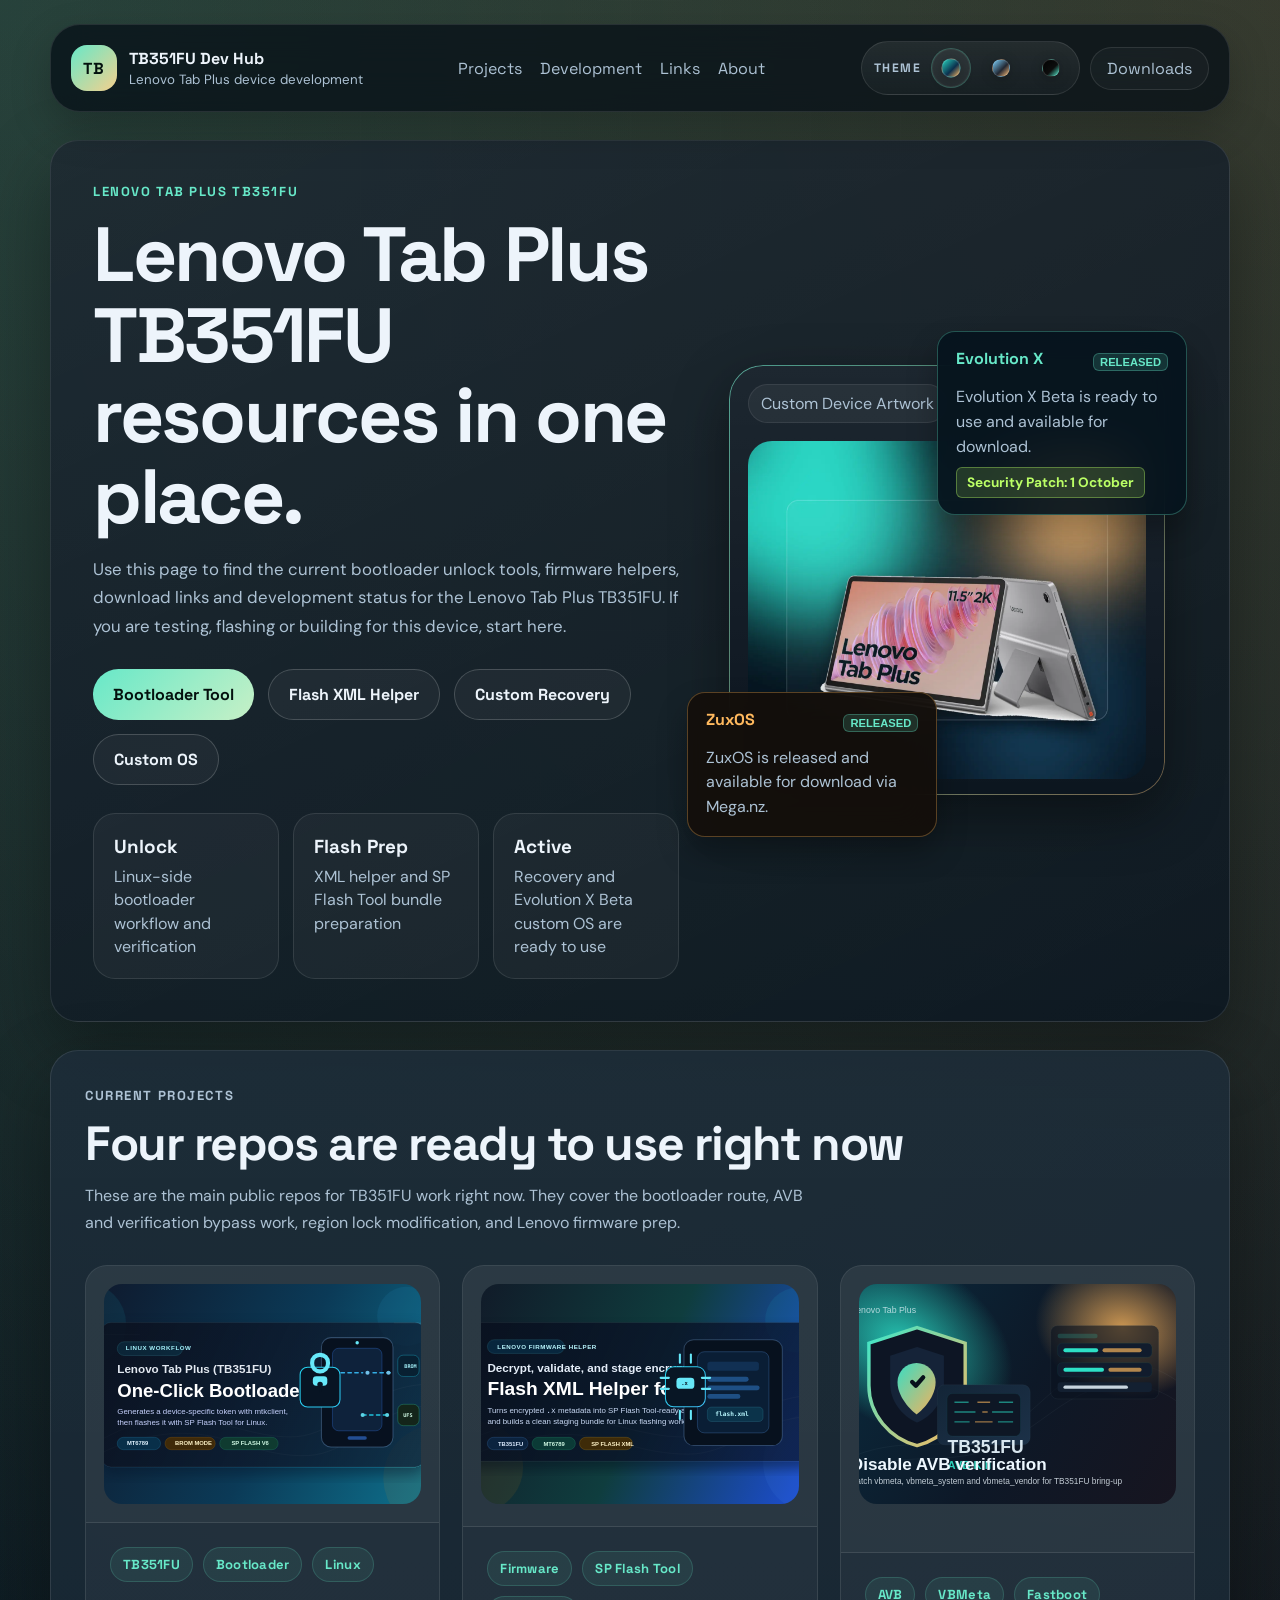
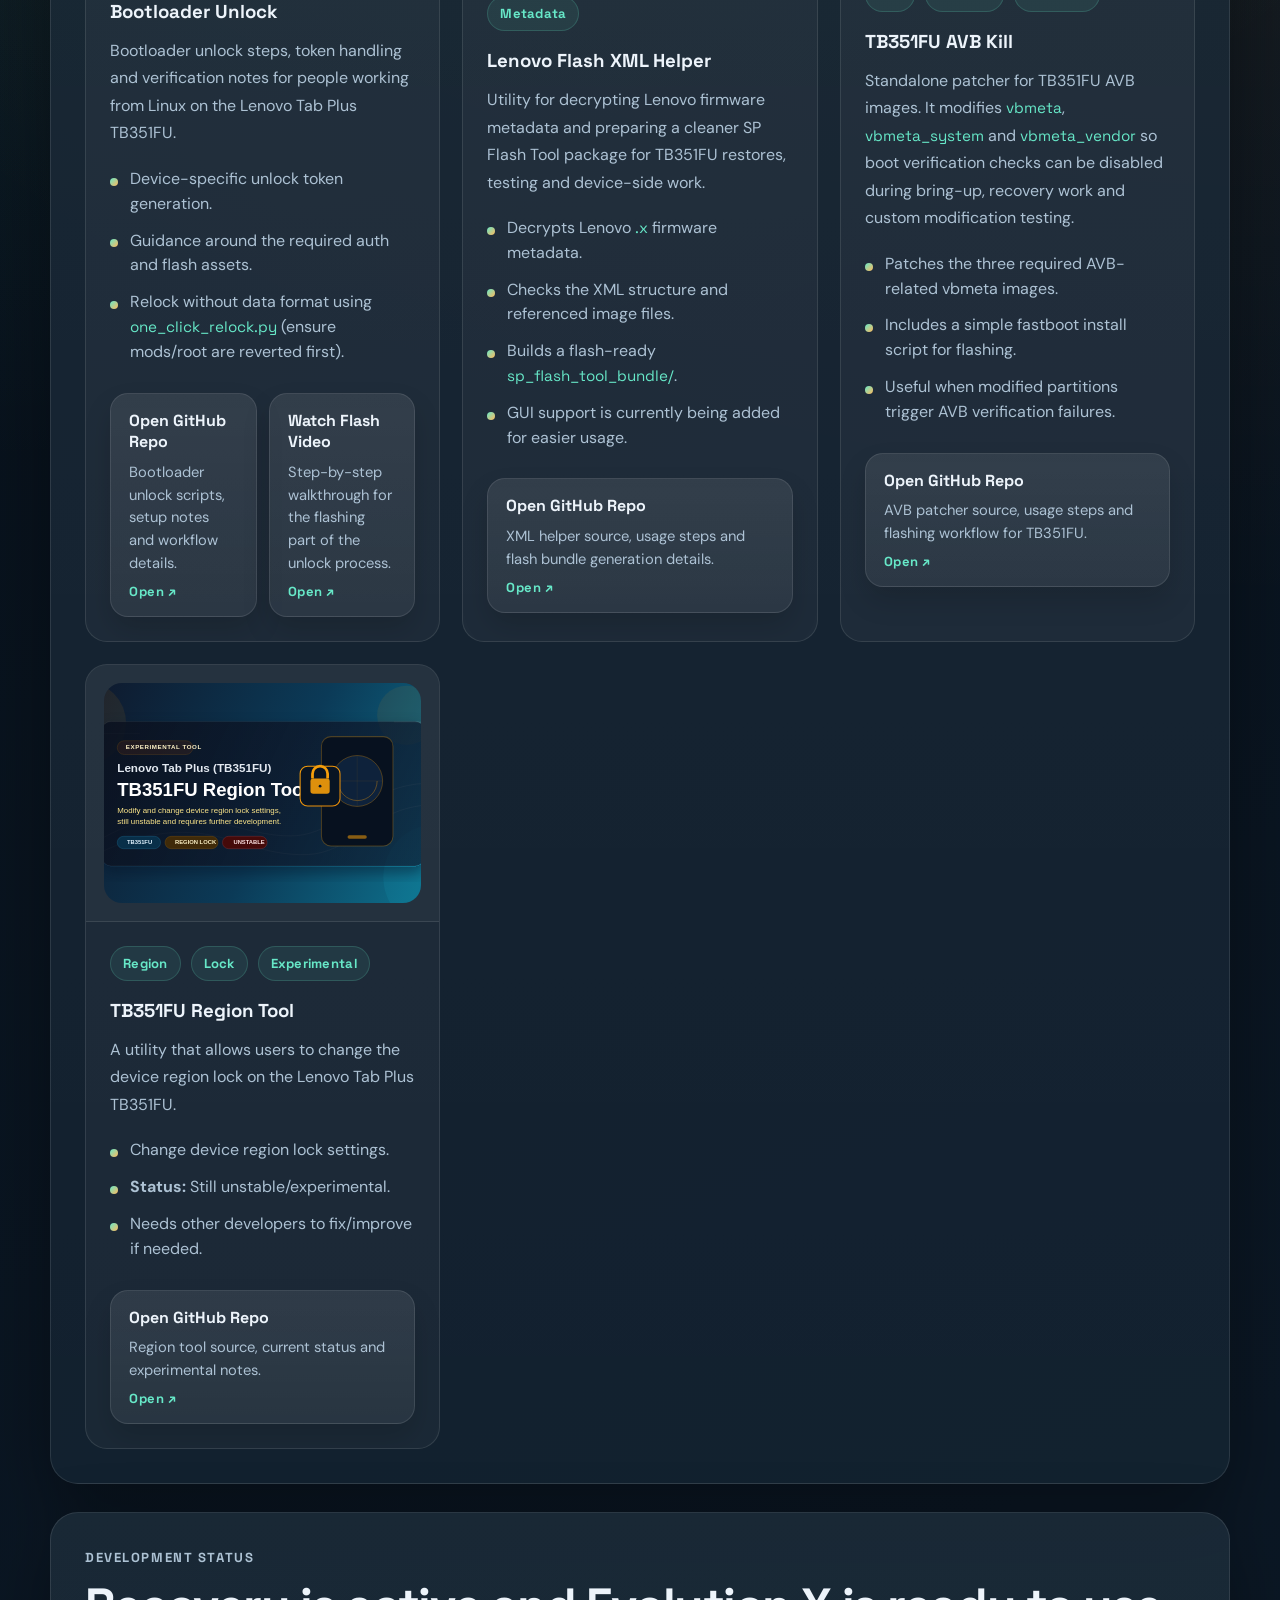
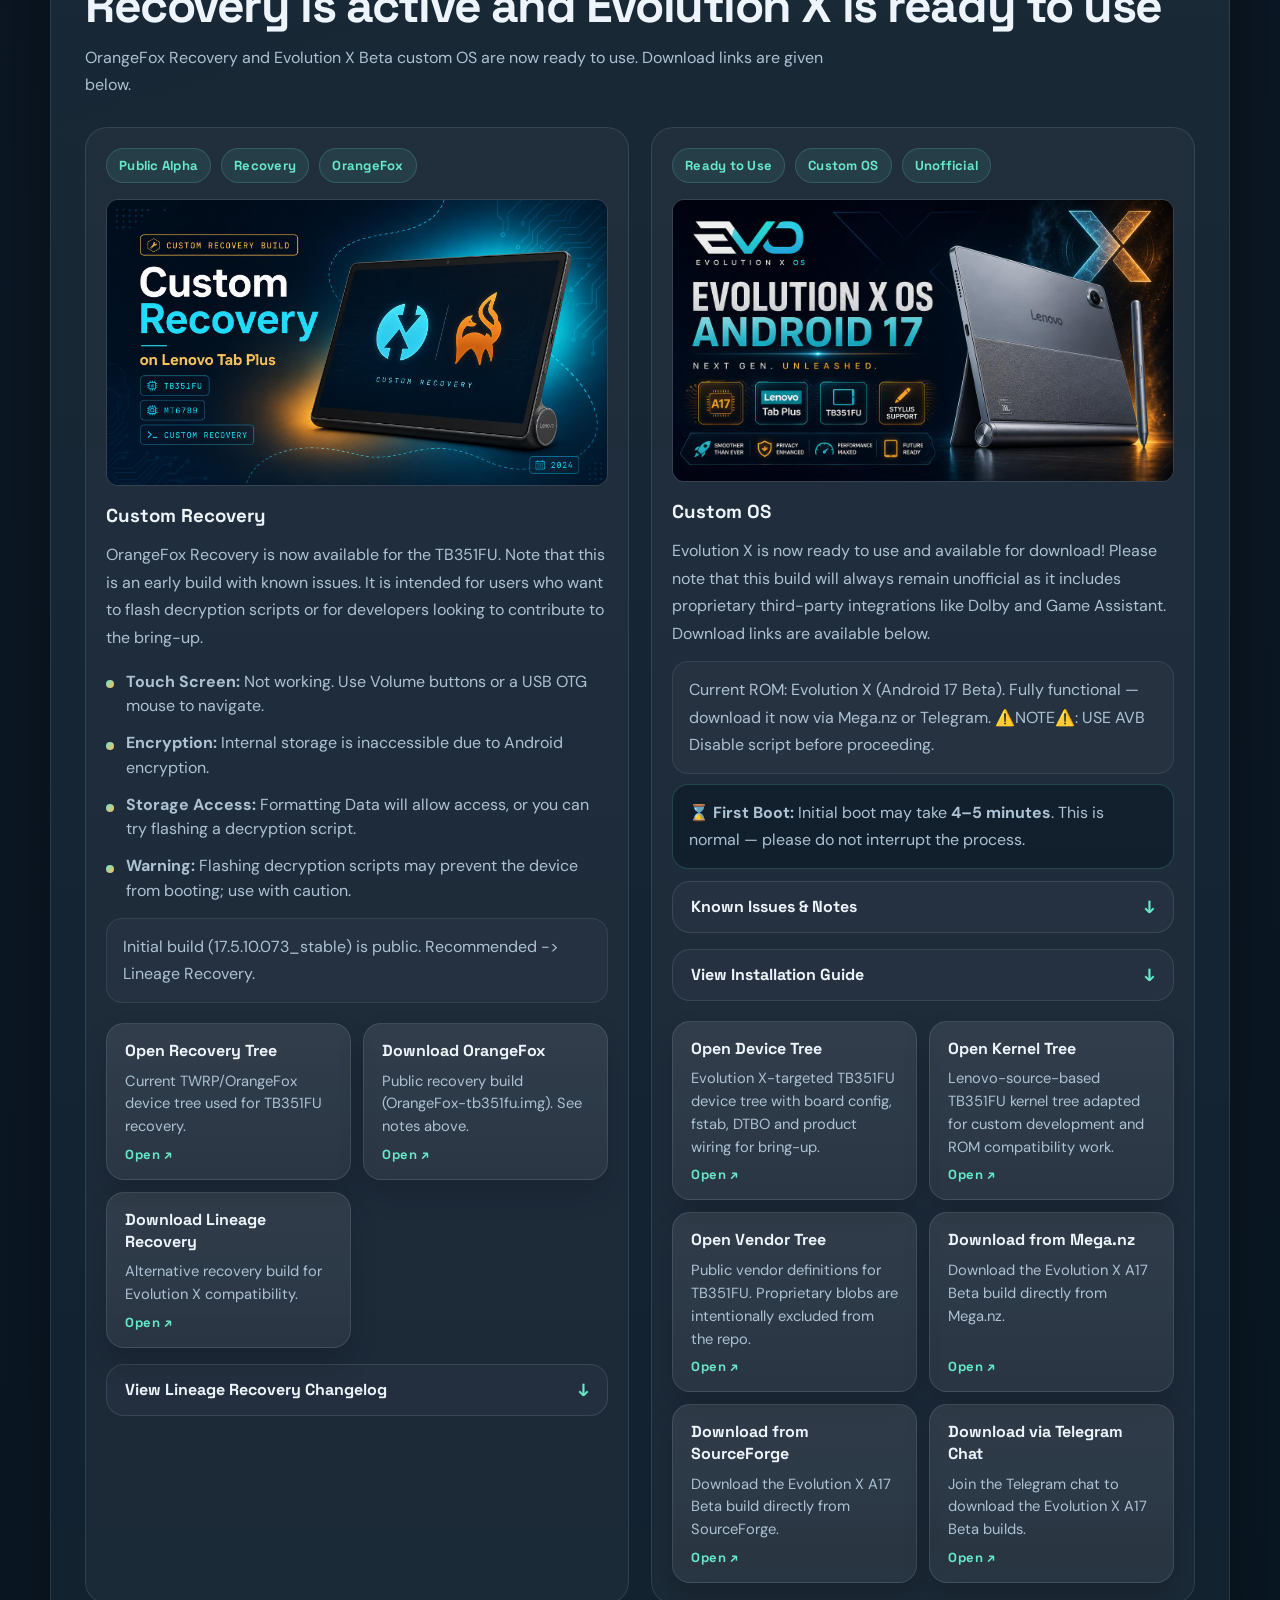
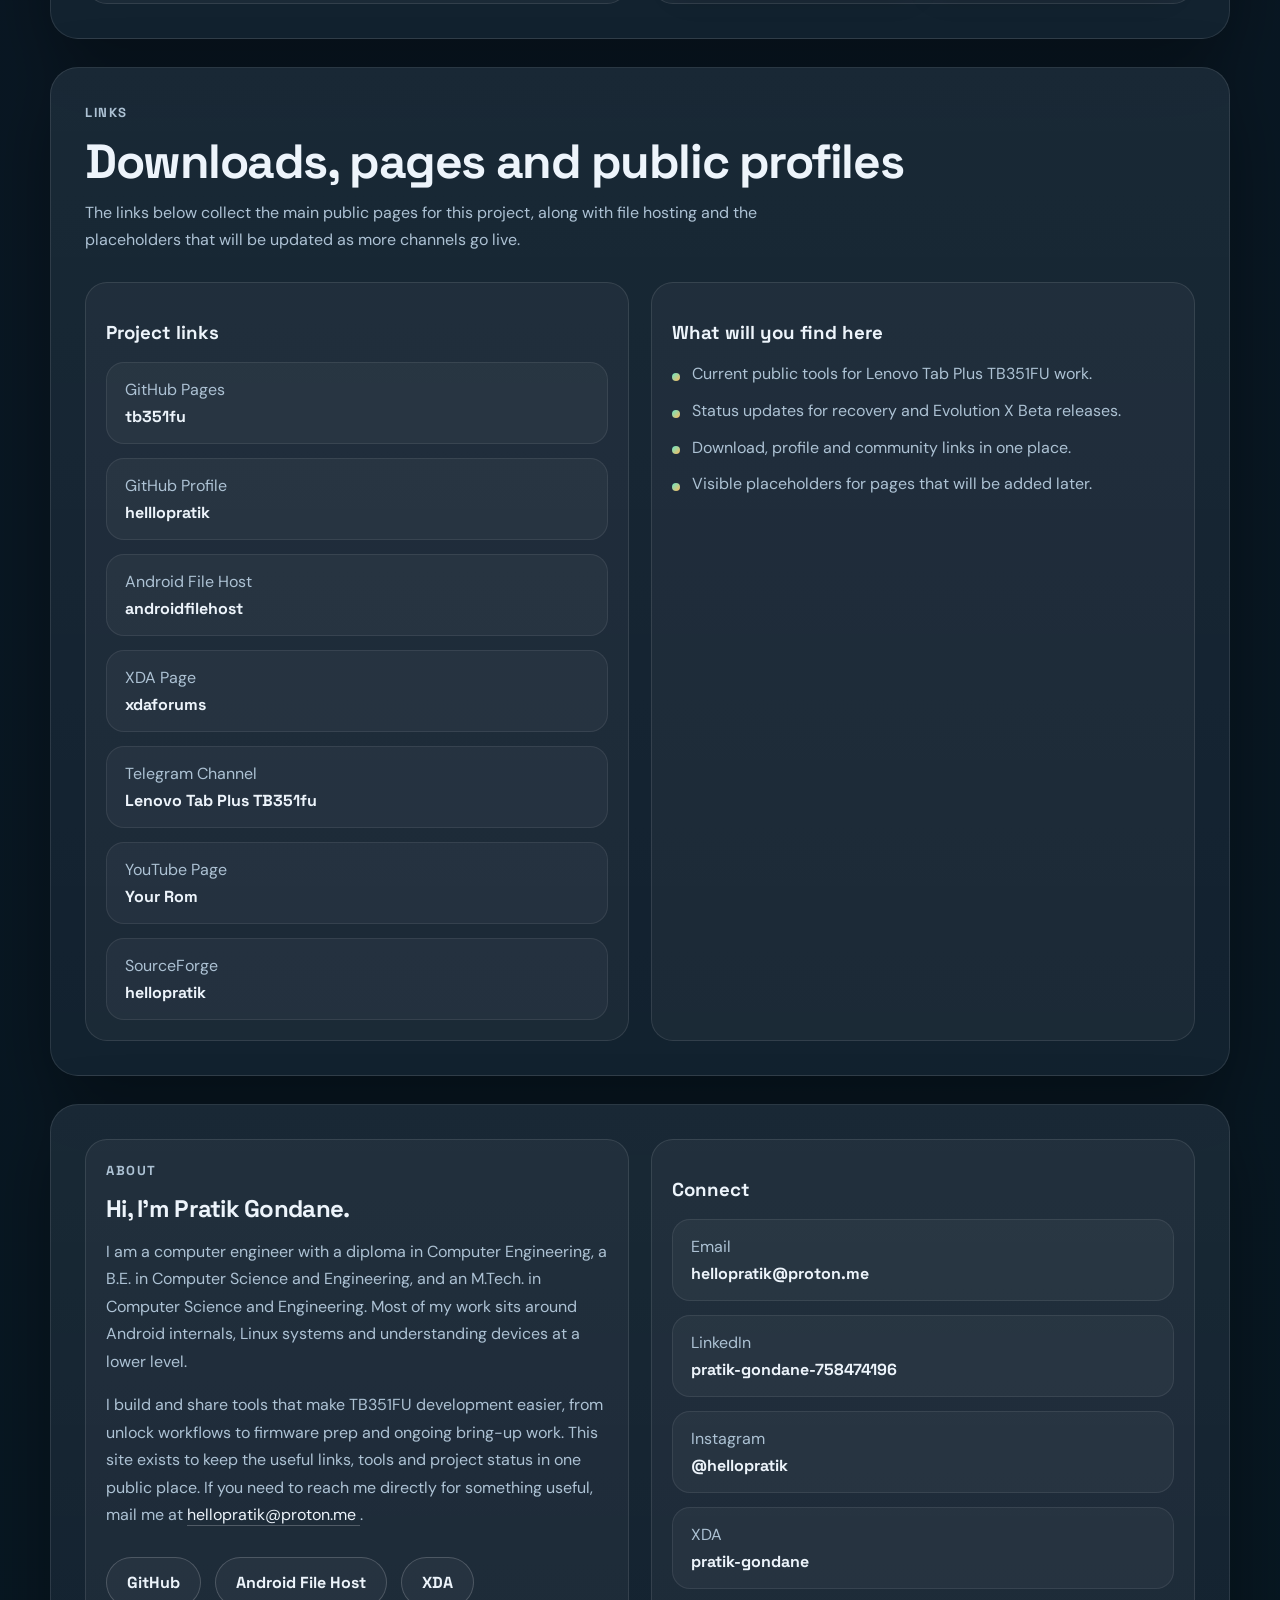
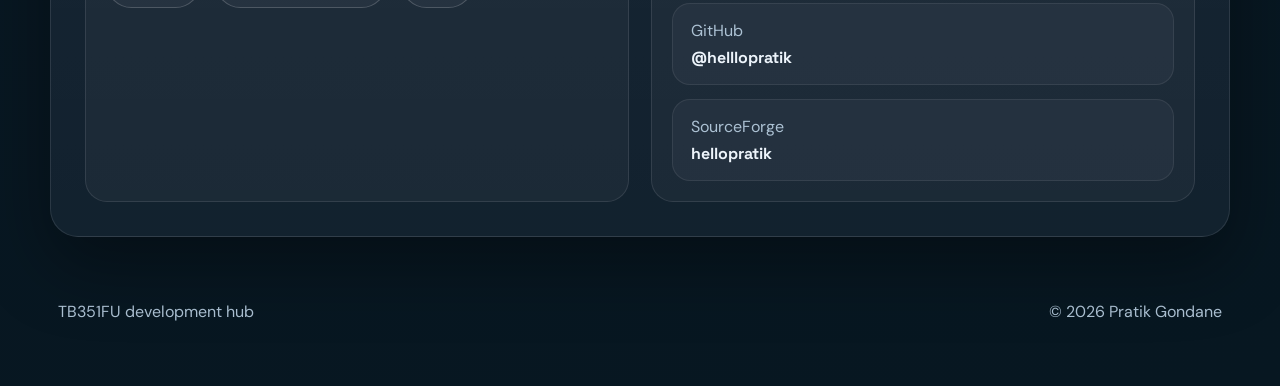
<file: index.html>
<!DOCTYPE html>
<html lang="en">
  <head>
    <meta charset="UTF-8" />
    <meta name="viewport" content="width=device-width, initial-scale=1.0" />
    <title>TB351FU Dev Hub | Lenovo Tab Plus</title>
    <meta
      name="description"
      content="Community-maintained Lenovo Tab Plus TB351FU page with unlock tools, flashing helpers, download links, and Evolution X Beta custom OS builds."
    />
    <meta property="og:type" content="website" />
    <meta property="og:url" content="https://helllopratik.github.io/tb351fu/" />
    <meta property="og:title" content="TB351FU Dev Hub | Lenovo Tab Plus" />
    <meta property="og:description" content="Community-maintained Lenovo Tab Plus TB351FU page with unlock tools, flashing helpers, download links, and Evolution X Beta custom OS builds." />
    <meta property="og:image" content="https://helllopratik.github.io/tb351fu/assets/og-image.png" />
    <meta property="og:image:width" content="1200" />
    <meta property="og:image:height" content="630" />
    <meta name="twitter:card" content="summary_large_image" />
    <meta name="twitter:title" content="TB351FU Dev Hub | Lenovo Tab Plus" />
    <meta name="twitter:description" content="Community-maintained Lenovo Tab Plus TB351FU page with unlock tools, flashing helpers, download links, and Evolution X Beta custom OS builds." />
    <meta name="twitter:image" content="https://helllopratik.github.io/tb351fu/assets/og-image.png" />
    <link rel="preconnect" href="https://fonts.googleapis.com" />
    <link rel="preconnect" href="https://fonts.gstatic.com" crossorigin />
    <link
      href="https://fonts.googleapis.com/css2?family=DM+Sans:wght@400;500;700&amp;family=Space+Grotesk:wght@400;500;700&amp;display=swap"
      rel="stylesheet"
    />
    <link rel="stylesheet" href="styles.css" />
    <script defer src="script.js"></script>
  </head>
  <body data-theme="ocean">
    <!--
      GitHub Pages: https://helllopratik.github.io/tb351fu/
      GitHub profile: https://github.com/helllopratik
      Android File Host: https://androidfilehost.com/?w=profile&uid=15664248565197208098
      XDA page: https://xdaforums.com/m/pratik-gondane.7046254/
      Telegram channel: https://t.me/+tnPYLhpgWBswZmE1
      YouTube page: https://www.youtube.com/@yourrom3328
      Bootloader flash video: https://www.youtube.com/watch?v=SAwgAutwB2s&t=374s
      Telegram Discussion group: https://t.me/+AI4y0BtIHQcwNGI1
      Recovery tree: https://github.com/helllopratik/twrp_device_lenovo_tb351fu
      Recovery download: https://github.com/helllopratik/twrp_device_lenovo_tb351fu/releases/download/17.5.10.073/OrangeFox-tb351fu.img
      AVB Kill repo: https://github.com/helllopratik/TB351FU_AVB_Kill
      OS device tree: https://github.com/helllopratik/android_device_lenovo_tb351fu
      OS kernel tree: https://github.com/helllopratik/android_kernel_lenovo_tb351fu
      OS vendor tree: https://github.com/helllopratik/android_vendor_lenovo_tb351fu
      OS firmware tree: [link here]
    -->

    <div class="page-shell">
      <header class="site-header">
        <a class="brand" href="#top" aria-label="TB351FU Dev Hub home">
          <span class="brand-mark">TB</span>
          <span class="brand-copy">
            <strong>TB351FU Dev Hub</strong>
            <small>Lenovo Tab Plus device development</small>
          </span>
        </a>

        <nav class="site-nav" aria-label="Primary navigation">
          <a href="#projects">Projects</a>
          <a href="#development">Development</a>
          <a href="#links">Links</a>
          <a href="#about">About</a>
        </nav>

        <div class="header-actions">
          <div class="theme-switcher" role="group" aria-label="Choose color theme">
            <span class="theme-switcher-label">Theme</span>
            <button
              class="theme-button"
              type="button"
              data-theme-value="ocean"
              aria-label="Ocean theme"
              title="Ocean"
            >
              <span class="theme-swatch theme-swatch-ocean" aria-hidden="true"></span>
            </button>
            <button
              class="theme-button"
              type="button"
              data-theme-value="graphite"
              aria-label="Graphite theme"
              title="Graphite"
            >
              <span class="theme-swatch theme-swatch-graphite" aria-hidden="true"></span>
            </button>
            <button
              class="theme-button"
              type="button"
              data-theme-value="amoled"
              aria-label="AMOLED theme"
              title="AMOLED"
            >
              <span class="theme-swatch theme-swatch-amoled" aria-hidden="true"></span>
            </button>
          </div>

          <a class="header-link" href="#links">Downloads</a>
        </div>
      </header>

      <main>
        <section class="hero reveal" id="top">
          <div class="hero-copy">
            <p class="eyebrow">Lenovo Tab Plus TB351FU</p>
            <h1>Lenovo Tab Plus TB351FU resources in one place.</h1>
            <p class="hero-text">
              Use this page to find the current bootloader unlock tools,
              firmware helpers, download links and development status for the
              Lenovo Tab Plus TB351FU. If you are testing, flashing or building
              for this device, start here.
            </p>

            <div class="hero-actions">
              <a
                class="button button-primary"
                href="https://github.com/helllopratik/lenovo_tb351fu_bootloader_unlock"
                target="_blank"
                rel="noreferrer"
              >
                Bootloader Tool
              </a>
              <a
                class="button button-secondary"
                href="https://github.com/helllopratik/lenovo_flash_xml_helper_TB351FU"
                target="_blank"
                rel="noreferrer"
              >
                Flash XML Helper
              </a>
              <a class="button button-secondary" href="#custom-recovery">
                Custom Recovery
              </a>
              <a class="button button-secondary" href="#custom-os">
                Custom OS
              </a>
            </div>

            <div class="hero-stats" aria-label="TB351FU highlights">
              <article>
                <strong>Unlock</strong>
                <span>Linux-side bootloader workflow and verification</span>
              </article>
              <article>
                <strong>Flash Prep</strong>
                <span>XML helper and SP Flash Tool bundle preparation</span>
              </article>
              <article>
                <strong>Active</strong>
                <span>Recovery and Evolution X Beta custom OS are ready to use</span>
              </article>
            </div>
          </div>

          <div class="hero-visual">
            <div class="hero-frame">
              <div class="hero-frame-label">Custom Device Artwork</div>
              <img
                src="assets/lenovotab-hero.webp"
                alt="Custom Lenovo Tab Plus TB351FU hero artwork based on the device photo"
                class="hero-banner hero-device-photo"
                loading="eager"
              />
            </div>

            <div class="floating-card floating-card-top">
              <span style="display: flex; justify-content: space-between; align-items: center; width: 100%;">
                <span>Evolution X</span>
                <span style="font-size: 0.7rem; padding: 2px 6px; border-radius: 6px; background: rgba(103, 232, 200, 0.15); border: 1px solid rgba(103, 232, 200, 0.3); color: var(--accent); margin-bottom: 0; text-transform: uppercase; font-family: sans-serif; font-weight: 700;">Released</span>
              </span>
              <p>
                Evolution X Beta is ready to use and available for download.
                <strong style="display: inline-block; margin-top: 8px; padding: 4px 10px; border-radius: 6px; background: rgba(187, 255, 102, 0.15); border: 1px solid rgba(187, 255, 102, 0.35); color: #bbff66; font-size: 0.85rem;">Security Patch: 1 October</strong>
              </p>
            </div>

            <a
              class="floating-card floating-card-warning"
              href="https://mega.nz/folder/G1wBFbLB#x_TEF6RH4DVJCCIgyLlnLg"
              target="_blank"
              rel="noreferrer"
            >
              <span style="display: flex; justify-content: space-between; align-items: center; width: 100%;">
                <span>ZuxOS</span>
                <span style="font-size: 0.7rem; padding: 2px 6px; border-radius: 6px; background: rgba(103, 232, 200, 0.15); border: 1px solid rgba(103, 232, 200, 0.3); color: var(--accent); margin-bottom: 0; text-transform: uppercase; font-family: sans-serif; font-weight: 700;">Released</span>
              </span>
              <p>
                ZuxOS is released and available for download via Mega.nz.
              </p>
            </a>
          </div>
        </section>

        <section class="section reveal" id="projects">
          <div class="section-head">
            <p class="eyebrow">Current Projects</p>
            <h2>Four repos are ready to use right now</h2>
            <p>
              These are the main public repos for TB351FU work right now. They
              cover the bootloader route, AVB and verification bypass work, 
              region lock modification, and Lenovo firmware prep.
            </p>
          </div>

          <div class="project-grid">
            <article class="project-card">
              <div class="project-media">
                <img
                  src="assets/unlock-banner.svg"
                  alt="Lenovo Tab Plus TB351FU one-click bootloader unlock banner"
                  loading="lazy"
                />
              </div>
              <div class="project-copy">
                <div class="project-meta">
                  <span class="pill">TB351FU</span>
                  <span class="pill">Bootloader</span>
                  <span class="pill">Linux</span>
                </div>
                <h3>Bootloader Unlock</h3>
                <p>
                  Bootloader unlock steps, token handling and verification notes
                  for people working from Linux on the Lenovo Tab Plus TB351FU.
                </p>

                <ul class="feature-list">
                  <li>Device-specific unlock token generation.</li>
                  <li>Guidance around the required auth and flash assets.</li>
                  <li>Relock without data format using <code>one_click_relock.py</code> (ensure mods/root are reverted first).</li>
                </ul>

                <div class="project-links">
                  <a
                    class="action-card"
                    href="https://github.com/helllopratik/lenovo_tb351fu_bootloader_unlock"
                    target="_blank"
                    rel="noreferrer"
                  >
                    <span class="action-card-title">Open GitHub Repo</span>
                    <small class="action-card-note">
                      Bootloader unlock scripts, setup notes and workflow details.
                    </small>
                  </a>
                  <a
                    class="action-card"
                    href="https://www.youtube.com/watch?v=SAwgAutwB2s&amp;t=374s"
                    target="_blank"
                    rel="noreferrer"
                  >
                    <span class="action-card-title">Watch Flash Video</span>
                    <small class="action-card-note">
                      Step-by-step walkthrough for the flashing part of the unlock process.
                    </small>
                  </a>
                </div>
              </div>
            </article>

            <article class="project-card">
              <div class="project-media">
                <img
                  src="assets/xml-helper-banner.svg"
                  alt="Lenovo Flash XML Helper for TB351FU banner"
                  loading="lazy"
                />
              </div>
              <div class="project-copy">
                <div class="project-meta">
                  <span class="pill">Firmware</span>
                  <span class="pill">SP Flash Tool</span>
                  <span class="pill">Metadata</span>
                </div>
                <h3>Lenovo Flash XML Helper</h3>
                <p>
                  Utility for decrypting Lenovo firmware metadata and preparing
                  a cleaner SP Flash Tool package for TB351FU restores, testing
                  and device-side work.
                </p>

                <ul class="feature-list">
                  <li>Decrypts Lenovo <code>.x</code> firmware metadata.</li>
                  <li>Checks the XML structure and referenced image files.</li>
                  <li>Builds a flash-ready <code>sp_flash_tool_bundle/</code>.</li>
                  <li>GUI support is currently being added for easier usage.</li>
                </ul>

                <div class="project-links project-links-single">
                  <a
                    class="action-card"
                    href="https://github.com/helllopratik/lenovo_flash_xml_helper_TB351FU"
                    target="_blank"
                    rel="noreferrer"
                  >
                    <span class="action-card-title">Open GitHub Repo</span>
                    <small class="action-card-note">
                      XML helper source, usage steps and flash bundle generation details.
                    </small>
                  </a>
                </div>
              </div>
            </article>

            <article class="project-card">
              <div class="project-media">
                <img
                  src="assets/avbkill-banner.svg"
                  alt="TB351FU AVB Kill suite banner"
                  loading="lazy"
                />
              </div>
              <div class="project-copy">
                <div class="project-meta">
                  <span class="pill">AVB</span>
                  <span class="pill">VBMeta</span>
                  <span class="pill">Fastboot</span>
                </div>
                <h3>TB351FU AVB Kill</h3>
                <p>
                  Standalone patcher for TB351FU AVB images. It modifies
                  <code>vbmeta</code>, <code>vbmeta_system</code> and
                  <code>vbmeta_vendor</code> so boot verification checks can be
                  disabled during bring-up, recovery work and custom
                  modification testing.
                </p>

                <ul class="feature-list">
                  <li>Patches the three required AVB-related vbmeta images.</li>
                  <li>Includes a simple fastboot install script for flashing.</li>
                  <li>Useful when modified partitions trigger AVB verification failures.</li>
                </ul>

                <div class="project-links project-links-single">
                  <a
                    class="action-card"
                    href="https://github.com/helllopratik/TB351FU_AVB_Kill"
                    target="_blank"
                    rel="noreferrer"
                  >
                    <span class="action-card-title">Open GitHub Repo</span>
                    <small class="action-card-note">
                      AVB patcher source, usage steps and flashing workflow for TB351FU.
                    </small>
                  </a>
                </div>
              </div>
            </article>

            <article class="project-card">
              <div class="project-media">
                <img
                  src="assets/region-tool-banner.svg"
                  alt="TB351FU Region Tool banner"
                  loading="lazy"
                />
              </div>
              <div class="project-copy">
                <div class="project-meta">
                  <span class="pill">Region</span>
                  <span class="pill">Lock</span>
                  <span class="pill">Experimental</span>
                </div>
                <h3>TB351FU Region Tool</h3>
                <p>
                  A utility that allows users to change the device region lock 
                  on the Lenovo Tab Plus TB351FU.
                </p>

                <ul class="feature-list">
                  <li>Change device region lock settings.</li>
                  <li><strong>Status:</strong> Still unstable/experimental.</li>
                  <li>Needs other developers to fix/improve if needed.</li>
                </ul>

                <div class="project-links project-links-single">
                  <a
                    class="action-card"
                    href="https://github.com/helllopratik/tb351fu_region_tool"
                    target="_blank"
                    rel="noreferrer"
                  >
                    <span class="action-card-title">Open GitHub Repo</span>
                    <small class="action-card-note">
                      Region tool source, current status and experimental notes.
                    </small>
                  </a>
                </div>
              </div>
            </article>
          </div>
        </section>

        <section class="section reveal" id="development">
          <div class="section-head">
            <p class="eyebrow">Development Status</p>
            <h2>Recovery is active and Evolution X is ready to use</h2>
            <p>
              OrangeFox Recovery and Evolution X Beta custom OS are now ready to use. Download links are given below.
            </p>
          </div>

          <div class="status-grid">
            <article class="status-card" id="custom-recovery">
              <div class="project-meta">
                <span class="pill">Public Alpha</span>
                <span class="pill">Recovery</span>
                <span class="pill">OrangeFox</span>
              </div>

              <div class="status-media" style="margin-top: 16px; border-radius: 12px; overflow: hidden; border: 1px solid var(--line);">
                <img
                  src="assets/customrecovery.jpeg"
                  alt="OrangeFox Recovery screenshot for Lenovo Tab Plus"
                  style="width: 100%; height: auto; display: block; object-fit: cover;"
                  loading="lazy"
                />
              </div>

              <h3>Custom Recovery</h3>
              <p>
                OrangeFox Recovery is now available for the TB351FU. Note that 
                this is an early build with known issues. It is intended for 
                users who want to flash decryption scripts or for developers 
                looking to contribute to the bring-up.
              </p>
              
              <ul class="feature-list feature-list-compact">
                <li><strong>Touch Screen:</strong> Not working. Use Volume buttons or a USB OTG mouse to navigate.</li>
                <li><strong>Encryption:</strong> Internal storage is inaccessible due to Android encryption.</li>
                <li><strong>Storage Access:</strong> Formatting Data will allow access, or you can try flashing a decryption script.</li>
                <li><strong>Warning:</strong> Flashing decryption scripts may prevent the device from booting; use with caution.</li>
              </ul>

              <p class="status-note">
                Initial build (17.5.10.073_stable) is public. Recommended -> Lineage Recovery.
              </p>
              <div class="status-resource-list">
                <a
                  class="action-card"
                  href="https://github.com/helllopratik/twrp_device_lenovo_tb351fu"
                  target="_blank"
                  rel="noreferrer"
                >
                  <span class="action-card-title">Open Recovery Tree</span>
                  <small class="action-card-note">
                    Current TWRP/OrangeFox device tree used for TB351FU recovery.
                  </small>
                </a>
                <a
                  class="action-card"
                  href="https://github.com/helllopratik/twrp_device_lenovo_tb351fu/releases/download/17.5.10.073/OrangeFox-tb351fu.img"
                  target="_blank"
                  rel="noreferrer"
                >
                  <span class="action-card-title">Download OrangeFox</span>
                  <small class="action-card-note">
                    Public recovery build (OrangeFox-tb351fu.img). See notes above.
                  </small>
                </a>
                <a
                  class="action-card"
                  href="https://github.com/helllopratik/twrp_device_lenovo_tb351fu/releases/tag/17.5.10.110-stable"
                  target="_blank"
                  rel="noreferrer"
                >
                  <span class="action-card-title">Download Lineage Recovery</span>
                  <small class="action-card-note">
                    Alternative recovery build for Evolution X compatibility.
                  </small>
                </a>
              </div>

              <details class="details-changelog">
                <summary>View Lineage Recovery Changelog</summary>
                <div class="details-content">
                  <p>Working</p>
                  <ul class="feature-list feature-list-compact">
                    <li>Fixed fastboot usb bug</li>
                    <li>fixed installation of gsi images</li>
                  </ul>
                </div>
              </details>
            </article>

            <article class="status-card" id="custom-os">
              <div class="project-meta">
                <span class="pill">Ready to Use</span>
                <span class="pill">Custom OS</span>
                <span class="pill">Unofficial</span>
              </div>

              <div class="status-media" style="margin-top: 16px; border-radius: 12px; overflow: hidden; border: 1px solid var(--line);">
                <img
                  src="assets/evolutionx-a17-thumbnail.jpg"
                  alt="Evolution X A17 Beta screenshot for Lenovo Tab Plus"
                  style="width: 100%; height: auto; display: block; object-fit: cover;"
                  loading="lazy"
                />
              </div>

              <h3>Custom OS</h3>
              <p>
                Evolution X is now ready to use and available for download! Please note that this build will always remain unofficial as it includes proprietary third-party integrations like Dolby and Game Assistant. Download links are available below.
              </p>
              <p class="status-note">
                Current ROM: Evolution X (Android 17 Beta). Fully functional — download it now via Mega.nz or Telegram. ⚠️NOTE⚠️: USE AVB Disable script before proceeding.
              </p>
              <p class="status-note" style="border-color: rgba(103, 232, 200, 0.2); background: rgba(6, 20, 30, 0.5); margin-top: 10px;">
                <strong>&#8987; First Boot:</strong> Initial boot may take <strong>4&ndash;5 minutes</strong>. This is normal &mdash; please do not interrupt the process.
              </p>

              <details class="details-changelog" style="margin-top: 12px;">
                <summary>Known Issues &amp; Notes</summary>
                <div class="details-content">

                  <p style="margin: 0 0 12px; color: var(--accent-strong); font-weight: 600;">System</p>
                  <ul class="feature-list feature-list-compact">
                    <li><strong>Offline Charging &amp; battery charge capping:</strong> Disabled / not functional in this build (will be fix in later build).</li>
                    <li><strong>Play Integrity:</strong> Use magisk module to resolve.</li>
                    <li><strong>GApps & Stock Rom Apps:</strong> Gapps basics included in this build. Stock Apps like pen, Nebo, Myscript and Game assistant inlcuded.</li>
                  </ul>

                  <p style="margin: 16px 0 8px; color: var(--muted); font-size: 0.82rem; line-height: 1.6; border-top: 1px solid var(--line); padding-top: 12px;">
                    <strong>Disclaimer:</strong> This build is provided as-is, without any warranty, express or implied. By downloading and flashing this ROM, you acknowledge that you do so entirely at your own risk. The developer assumes no liability for any damage, data loss, or malfunction that may result from its use. Your device warranty may be affected. Proceed only if you understand and accept these terms.
                  </p>

                </div>
              </details>

              <details class="details-changelog" style="margin-top: 16px;">
                <summary>View Installation Guide</summary>
                <div class="details-content">

                  <p style="margin: 0 0 12px; color: var(--accent-strong); font-weight: 600;">Path A &mdash; Coming from Stock Recovery</p>
                  <ol class="feature-list feature-list-compact" style="list-style: decimal; padding-left: 20px;">
                    <li>Reboot into stock recovery.</li>
                    <li>Enter <strong>Fastbootd mode</strong> (not Bootloader/Fastboot &mdash; select <em>Enter Fastbootd</em>).</li>
                    <li>Connect your PC via USB.</li>
                    <li>Flash only <code>vendor_boot.img</code> from the ROM folder.</li>
                    <li>Power off the device, or reboot back into recovery via bootloader or from the system. <strong>Do not</strong> select &ldquo;Reboot to Recovery&rdquo; from the stock Fastbootd menu.</li>
                    <li>Once in Evolution X Recovery, perform a <strong>Factory Reset (wipe data)</strong>.</li>
                    <li>Go to <strong>Fastbootd mode</strong> again.</li>
                    <li>Run <code>./flash.sh</code> from the ROM folder on your PC. &mdash; This flashes all required partitions.</li>
                    <li>Reboot and enjoy Evolution X.</li>
                  </ol>

                  <p style="margin: 16px 0 12px; color: var(--accent-strong); font-weight: 600;">Path B &mdash; Already on Evolution X Recovery</p>
                  <ol class="feature-list feature-list-compact" style="list-style: decimal; padding-left: 20px;">
                    <li>Reboot into <strong>Evolution X Recovery</strong>.</li>
                    <li>Perform a <strong>Factory Reset (wipe data)</strong> first &mdash; do this before flashing any images.</li>
                    <li>Enter <strong>Fastbootd mode</strong> from recovery.</li>
                    <li>Connect your PC and run <code>./flash.sh</code> from the ROM folder.</li>
                    <li>Reboot and enjoy Evolution X.</li>
                  </ol>

                  <p style="margin: 16px 0 8px; color: var(--muted); font-size: 0.85rem;">
                    <strong>&#9888; Important:</strong> Always factory reset <em>before</em> flashing custom images to avoid boot issues.
                  </p>

                  <p style="margin: 16px 0 12px; color: var(--accent-strong); font-weight: 600;">Restore to Stock</p>
                  <ol class="feature-list feature-list-compact" style="list-style: decimal; padding-left: 20px;">
                    <li>Enter <strong>Fastbootd mode</strong> or use <strong>SP Flash Tool</strong>.</li>
                    <li>Flash <code>super.img</code> from the stock firmware.</li>
                    <li><strong>Format data</strong> (required) before booting back into stock firmware.</li>
                  </ol>

                </div>
              </details>
              <div class="status-resource-list">
                <a
                  class="action-card"
                  href="https://github.com/helllopratik/android_device_lenovo_tb351fu"
                  target="_blank"
                  rel="noreferrer"
                >
                  <span class="action-card-title">Open Device Tree</span>
                  <small class="action-card-note">
                    Evolution X-targeted TB351FU device tree with board config,
                    fstab, DTBO and product wiring for bring-up.
                  </small>
                </a>
                <a
                  class="action-card"
                  href="https://github.com/helllopratik/android_kernel_lenovo_tb351fu"
                  target="_blank"
                  rel="noreferrer"
                >
                  <span class="action-card-title">Open Kernel Tree</span>
                  <small class="action-card-note">
                    Lenovo-source-based TB351FU kernel tree adapted for custom
                    development and ROM compatibility work.
                  </small>
                </a>
                <a
                  class="action-card"
                  href="https://github.com/helllopratik/android_vendor_lenovo_tb351fu"
                  target="_blank"
                  rel="noreferrer"
                >
                  <span class="action-card-title">Open Vendor Tree</span>
                  <small class="action-card-note">
                    Public vendor definitions for TB351FU. Proprietary blobs are
                    intentionally excluded from the repo.
                  </small>
                </a>
                <a
                  class="action-card"
                  href="https://mega.nz/folder/G1wBFbLB#x_TEF6RH4DVJCCIgyLlnLg"
                  target="_blank"
                  rel="noreferrer"
                >
                  <span class="action-card-title">Download from Mega.nz</span>
                  <small class="action-card-note">
                    Download the Evolution X A17 Beta build directly from Mega.nz.
                  </small>
                </a>
                <a
                  class="action-card"
                  href="https://sourceforge.net/projects/android-device-lenovo-tb351fu/files/"
                  target="_blank"
                  rel="noreferrer"
                >
                  <span class="action-card-title">Download from SourceForge</span>
                  <small class="action-card-note">
                    Download the Evolution X A17 Beta build directly from SourceForge.
                  </small>
                </a>
                <a
                  class="action-card"
                  href="https://t.me/+AI4y0BtIHQcwNGI1"
                  target="_blank"
                  rel="noreferrer"
                >
                  <span class="action-card-title">Download via Telegram Chat</span>
                  <small class="action-card-note">
                    Join the Telegram chat to download the Evolution X A17 Beta builds.
                  </small>
                </a>
              </div>
            </article>
          </div>
        </section>

        <section class="section reveal" id="links">
          <div class="section-head">
            <p class="eyebrow">Links</p>
            <h2>Downloads, pages and public profiles</h2>
            <p>
              The links below collect the main public pages for this project,
              along with file hosting and the placeholders that will be updated
              as more channels go live.
            </p>
          </div>

          <div class="community-grid">
            <article class="community-card">
              <h3>Project links</h3>
              <div class="resource-list">
                <a
                  class="resource-link"
                  href="https://helllopratik.github.io/tb351fu/"
                  target="_blank"
                  rel="noreferrer"
                >
                  <span>GitHub Pages</span>
                  <strong>tb351fu</strong>
                </a>

                <a
                  class="resource-link"
                  href="https://github.com/helllopratik"
                  target="_blank"
                  rel="noreferrer"
                >
                  <span>GitHub Profile</span>
                  <strong>helllopratik</strong>
                </a>

                <a
                  class="resource-link"
                  href="https://androidfilehost.com/?w=profile&amp;uid=15664248565197208098"
                  target="_blank"
                  rel="noreferrer"
                >
                  <span>Android File Host</span>
                  <strong>androidfilehost</strong>
                </a>

                <a
                  class="resource-link"
                  href="https://xdaforums.com/m/pratik-gondane.7046254/"
                  target="_blank"
                  rel="noreferrer"
                >
                  <span>XDA Page</span>
                  <strong>xdaforums</strong>
                </a>

                <a
                  class="resource-link"
                  href="https://t.me/+tnPYLhpgWBswZmE1"
                  target="_blank"
                  rel="noreferrer"
                  >
                  <span>Telegram Channel</span>
                  <strong>Lenovo Tab Plus TB351fu</strong>
                </a>

                <a 
                  class="resource-link"
                  href="https://www.youtube.com/@yourrom3328"
                  target="_blank"
                  rel="noreferrer"
                  >                  
                  <span>YouTube Page</span>
                  <strong>Your Rom</strong>
                </a>

                <a
                  class="resource-link"
                  href="https://sourceforge.net/projects/android-device-lenovo-tb351fu/files/"
                  target="_blank"
                  rel="noreferrer"
                >
                  <span>SourceForge</span>
                  <strong>hellopratik</strong>
                </a>
              </div>
            </article>

            <article class="community-card">
              <h3>What will you find here</h3>
              <ul class="feature-list feature-list-compact">
                <li>Current public tools for Lenovo Tab Plus TB351FU work.</li>
                <li>Status updates for recovery and Evolution X Beta releases.</li>
                <li>Download, profile and community links in one place.</li>
                <li>Visible placeholders for pages that will be added later.</li>
              </ul>
            </article>
          </div>
        </section>

        <section class="section profile-section reveal" id="about">
          <article class="profile-card">
            <p class="eyebrow">About</p>
            <h2>Hi, I&apos;m Pratik Gondane.</h2>
            <p>
              I am a computer engineer with a diploma in Computer Engineering,
              a B.E. in Computer Science and Engineering, and an M.Tech. in
              Computer Science and Engineering. Most of my work sits around
              Android internals, Linux systems and understanding devices at a
              lower level.
            </p>
            <p>
              I build and share tools that make TB351FU development easier,
              from unlock workflows to firmware prep and ongoing bring-up work.
              This site exists to keep the useful links, tools and project
              status in one public place. If you need to reach me directly for
              something useful, mail me at
              <a class="inline-text-link" href="mailto:hellopratik@proton.me">
                hellopratik@proton.me
              </a>.
            </p>

            <div class="profile-actions">
              <a
                class="button button-secondary"
                href="https://github.com/helllopratik"
                target="_blank"
                rel="noreferrer"
              >
                GitHub
              </a>
              <a
                class="button button-secondary"
                href="https://androidfilehost.com/?w=profile&amp;uid=15664248565197208098"
                target="_blank"
                rel="noreferrer"
              >
                Android File Host
              </a>
              <a
                class="button button-secondary"
                href="https://xdaforums.com/m/pratik-gondane.7046254/"
                target="_blank"
                rel="noreferrer"
              >
                XDA
              </a>
            </div>
          </article>

          <article class="community-card">
            <h3>Connect</h3>
            <div class="resource-list">
              <a
                class="resource-link"
                href="mailto:hellopratik@proton.me"
              >
                <span>Email</span>
                <strong>hellopratik@proton.me</strong>
              </a>

              <a
                class="resource-link"
                href="https://www.linkedin.com/in/pratik-gondane-758474196/"
                target="_blank"
                rel="noreferrer"
              >
                <span>LinkedIn</span>
                <strong>pratik-gondane-758474196</strong>
              </a>

              <a
                class="resource-link"
                href="https://www.instagram.com/hellopratik"
                target="_blank"
                rel="noreferrer"
              >
                <span>Instagram</span>
                <strong>@hellopratik</strong>
              </a>

              <a
                class="resource-link"
                href="https://xdaforums.com/m/pratik-gondane.7046254/"
                target="_blank"
                rel="noreferrer"
              >
                <span>XDA</span>
                <strong>pratik-gondane</strong>
              </a>

              <a
                class="resource-link"
                href="https://github.com/helllopratik"
                target="_blank"
                rel="noreferrer"
              >
                <span>GitHub</span>
                <strong>@helllopratik</strong>
              </a>

              <a
                class="resource-link"
                href="https://sourceforge.net/u/hellopratik/profile/"
                target="_blank"
                rel="noreferrer"
              >
                <span>SourceForge</span>
                <strong>hellopratik</strong>
              </a>
            </div>
          </article>
        </section>
      </main>

      <footer class="site-footer">
        <p>TB351FU development hub</p>
        <p>&copy; <span id="year"></span> Pratik Gondane</p>
      </footer>
    </div>
  </body>
</html>
</file>
<file: styles.css>
:root {
  --bg: #06131f;
  --bg-soft: rgba(15, 31, 46, 0.82);
  --panel: rgba(10, 22, 35, 0.78);
  --panel-strong: rgba(8, 17, 28, 0.94);
  --line: rgba(255, 255, 255, 0.1);
  --line-strong: rgba(255, 255, 255, 0.18);
  --text: #edf4fb;
  --muted: #adc2d4;
  --accent: #67e8c8;
  --accent-strong: #ffb95e;
  --accent-ink: #04110e;
  --accent-soft: rgba(103, 232, 200, 0.08);
  --accent-line: rgba(103, 232, 200, 0.18);
  --shadow: 0 28px 70px rgba(0, 0, 0, 0.35);
  --header-bg: rgba(5, 13, 22, 0.72);
  --surface: rgba(255, 255, 255, 0.04);
  --surface-soft: rgba(255, 255, 255, 0.03);
  --brand-gradient: linear-gradient(135deg, var(--accent) 0%, #f4d08d 100%);
  --theme-ring: rgba(103, 232, 200, 0.24);
  --floating-bg: rgba(5, 18, 27, 0.88);
  --page-gradient:
    radial-gradient(circle at top left, rgba(103, 232, 200, 0.2), transparent 30%),
    radial-gradient(circle at top right, rgba(255, 185, 94, 0.18), transparent 32%),
    linear-gradient(160deg, #040b12 0%, #0b1724 48%, #071721 100%);
  --section-bg:
    linear-gradient(180deg, rgba(255, 255, 255, 0.05), rgba(255, 255, 255, 0.02)),
    var(--bg-soft);
  --hero-bg:
    linear-gradient(155deg, rgba(255, 255, 255, 0.07), rgba(255, 255, 255, 0.01)),
    rgba(7, 18, 30, 0.78);
  --hero-media-bg:
    radial-gradient(circle at top, rgba(103, 232, 200, 0.12), transparent 56%),
    linear-gradient(180deg, rgba(255, 255, 255, 0.06), transparent);
  --grid-color: rgba(255, 255, 255, 0.03);
  --radius-xl: 28px;
  --radius-lg: 22px;
  --radius-md: 16px;
  --max-width: 1180px;
}

body[data-theme="graphite"] {
  --bg: #171a20;
  --bg-soft: rgba(36, 39, 47, 0.84);
  --panel: rgba(27, 29, 36, 0.8);
  --panel-strong: rgba(20, 22, 28, 0.95);
  --line: rgba(255, 255, 255, 0.08);
  --line-strong: rgba(255, 255, 255, 0.16);
  --text: #f3f5f8;
  --muted: #c4c9d1;
  --accent: #7bd2ff;
  --accent-strong: #ffc07a;
  --accent-ink: #05131c;
  --accent-soft: rgba(123, 210, 255, 0.12);
  --accent-line: rgba(123, 210, 255, 0.24);
  --shadow: 0 28px 70px rgba(0, 0, 0, 0.42);
  --header-bg: rgba(18, 20, 25, 0.8);
  --surface: rgba(255, 255, 255, 0.05);
  --surface-soft: rgba(255, 255, 255, 0.035);
  --brand-gradient: linear-gradient(135deg, #7bd2ff 0%, #ffc07a 100%);
  --theme-ring: rgba(123, 210, 255, 0.28);
  --floating-bg: rgba(20, 23, 29, 0.9);
  --page-gradient:
    radial-gradient(circle at top left, rgba(123, 210, 255, 0.16), transparent 32%),
    radial-gradient(circle at top right, rgba(255, 192, 122, 0.14), transparent 34%),
    linear-gradient(160deg, #121419 0%, #232833 50%, #161a21 100%);
  --section-bg:
    linear-gradient(180deg, rgba(255, 255, 255, 0.06), rgba(255, 255, 255, 0.02)),
    rgba(29, 32, 39, 0.88);
  --hero-bg:
    linear-gradient(155deg, rgba(255, 255, 255, 0.07), rgba(255, 255, 255, 0.02)),
    rgba(23, 26, 32, 0.9);
  --hero-media-bg:
    radial-gradient(circle at top, rgba(123, 210, 255, 0.18), transparent 54%),
    linear-gradient(180deg, rgba(255, 255, 255, 0.06), transparent);
}

body[data-theme="amoled"] {
  --bg: #000000;
  --bg-soft: rgba(0, 0, 0, 0.94);
  --panel: rgba(0, 0, 0, 0.92);
  --panel-strong: rgba(0, 0, 0, 0.98);
  --line: rgba(255, 255, 255, 0.09);
  --line-strong: rgba(255, 255, 255, 0.18);
  --text: #f6f6f6;
  --muted: #b8b8b8;
  --accent: #54f0d2;
  --accent-strong: #ffc36f;
  --accent-ink: #03110c;
  --accent-soft: rgba(84, 240, 210, 0.1);
  --accent-line: rgba(84, 240, 210, 0.22);
  --shadow: 0 28px 70px rgba(0, 0, 0, 0.6);
  --header-bg: rgba(0, 0, 0, 0.92);
  --surface: rgba(255, 255, 255, 0.03);
  --surface-soft: rgba(255, 255, 255, 0.025);
  --brand-gradient: linear-gradient(135deg, #54f0d2 0%, #ffc36f 100%);
  --theme-ring: rgba(84, 240, 210, 0.28);
  --floating-bg: rgba(0, 0, 0, 0.9);
  --page-gradient:
    radial-gradient(circle at top left, rgba(84, 240, 210, 0.12), transparent 28%),
    radial-gradient(circle at top right, rgba(255, 195, 111, 0.1), transparent 30%),
    linear-gradient(180deg, #000000 0%, #020202 100%);
  --section-bg:
    linear-gradient(180deg, rgba(255, 255, 255, 0.03), rgba(255, 255, 255, 0.01)),
    rgba(0, 0, 0, 0.96);
  --hero-bg:
    linear-gradient(155deg, rgba(255, 255, 255, 0.04), rgba(255, 255, 255, 0.01)),
    rgba(0, 0, 0, 0.98);
  --hero-media-bg:
    radial-gradient(circle at top, rgba(84, 240, 210, 0.18), transparent 54%),
    linear-gradient(180deg, rgba(255, 255, 255, 0.03), transparent);
}

* {
  box-sizing: border-box;
}

html {
  scroll-behavior: smooth;
}

body {
  margin: 0;
  min-height: 100vh;
  font-family: "DM Sans", sans-serif;
  color: var(--text);
  background: var(--page-gradient);
  transition: background 220ms ease, color 220ms ease;
}

body::before {
  content: "";
  position: fixed;
  inset: 0;
  pointer-events: none;
  background-image:
    linear-gradient(var(--grid-color) 1px, transparent 1px),
    linear-gradient(90deg, var(--grid-color) 1px, transparent 1px);
  background-size: 90px 90px;
  mask-image: radial-gradient(circle at center, black 44%, transparent 88%);
  opacity: 0.35;
}

img {
  display: block;
  max-width: 100%;
}

a {
  color: inherit;
  text-decoration: none;
}

code {
  font-family: "Space Grotesk", monospace;
  font-size: 0.95em;
  color: var(--accent);
}

.page-shell {
  width: min(calc(100% - 32px), var(--max-width));
  margin: 0 auto;
  padding: 24px 0 48px;
  position: relative;
  z-index: 1;
}

.site-header {
  display: grid;
  grid-template-columns: auto minmax(0, 1fr) auto;
  align-items: center;
  gap: 16px 24px;
  padding: 16px 20px;
  position: sticky;
  top: 16px;
  z-index: 20;
  backdrop-filter: blur(18px);
  background: var(--header-bg);
  border: 1px solid var(--line);
  border-radius: 30px;
  box-shadow: 0 16px 40px rgba(0, 0, 0, 0.22);
}

.brand {
  display: inline-flex;
  align-items: center;
  gap: 12px;
  min-width: 0;
}

.brand-mark {
  width: 46px;
  height: 46px;
  display: grid;
  place-items: center;
  border-radius: 16px;
  font-family: "Space Grotesk", sans-serif;
  font-weight: 700;
  letter-spacing: 0.05em;
  color: var(--accent-ink);
  background: var(--brand-gradient);
}

.brand-copy {
  display: flex;
  flex-direction: column;
  gap: 2px;
}

.brand-copy strong,
.site-nav a,
.header-link,
.theme-button,
.button,
.inline-link,
.resource-link strong,
.pill,
.workflow-step span,
.status-link {
  font-family: "Space Grotesk", sans-serif;
}

.brand-copy small {
  color: var(--muted);
}

.site-nav {
  display: flex;
  align-items: center;
  justify-content: center;
  flex-wrap: wrap;
  gap: 18px;
  min-width: 0;
}

.header-actions {
  display: inline-flex;
  align-items: center;
  justify-self: end;
  flex-wrap: wrap;
  gap: 10px;
}

.site-nav a,
.header-link {
  color: var(--muted);
  transition: color 180ms ease, transform 180ms ease;
}

.site-nav a:hover,
.header-link:hover {
  color: var(--text);
  transform: translateY(-1px);
}

.header-link {
  padding: 10px 16px;
  border: 1px solid var(--line);
  border-radius: 999px;
  background: var(--surface-soft);
  white-space: nowrap;
}

.theme-switcher {
  display: inline-flex;
  align-items: center;
  gap: 10px;
  padding: 6px 8px 6px 12px;
  border: 1px solid var(--line);
  border-radius: 999px;
  background:
    linear-gradient(180deg, rgba(255, 255, 255, 0.05), transparent),
    var(--surface-soft);
}

.theme-switcher-label {
  font-family: "Space Grotesk", sans-serif;
  font-size: 0.76rem;
  font-weight: 700;
  letter-spacing: 0.12em;
  text-transform: uppercase;
  color: var(--muted);
}

.theme-button {
  appearance: none;
  display: grid;
  place-items: center;
  width: 40px;
  height: 40px;
  padding: 0;
  border: 1px solid transparent;
  border-radius: 999px;
  background: transparent;
  cursor: pointer;
  transition:
    transform 180ms ease,
    border-color 180ms ease,
    background-color 180ms ease,
    box-shadow 180ms ease;
}

.theme-button:hover {
  border-color: var(--line-strong);
  background: rgba(255, 255, 255, 0.04);
  transform: translateY(-1px);
}

.theme-button.is-active {
  border-color: var(--theme-ring);
  background: rgba(255, 255, 255, 0.06);
  box-shadow: inset 0 0 0 1px rgba(255, 255, 255, 0.05);
}

.theme-button:focus-visible {
  outline: 2px solid var(--accent);
  outline-offset: 2px;
}

.theme-swatch {
  width: 18px;
  height: 18px;
  border-radius: 999px;
  border: 1px solid rgba(255, 255, 255, 0.16);
  box-shadow: 0 2px 12px rgba(0, 0, 0, 0.25);
}

.theme-button.is-active .theme-swatch {
  transform: scale(1.08);
}

.theme-swatch-ocean {
  background: linear-gradient(135deg, #27d6bf 0%, #0b2f4d 58%, #ffb95e 100%);
}

.theme-swatch-graphite {
  background: linear-gradient(135deg, #7bd2ff 0%, #222732 58%, #ffc07a 100%);
}

.theme-swatch-amoled {
  background: linear-gradient(135deg, #020202 0%, #0d0d0d 58%, #54f0d2 100%);
}

.hero,
.section,
.profile-section {
  margin-top: 28px;
}

.hero {
  display: grid;
  grid-template-columns: 1.1fr 0.9fr;
  gap: 28px;
  align-items: center;
  padding: 42px;
  background: var(--hero-bg);
  border: 1px solid var(--line);
  border-radius: var(--radius-xl);
  box-shadow: var(--shadow);
  overflow: hidden;
}

.hero-copy {
  position: relative;
  z-index: 1;
}

.eyebrow {
  margin: 0 0 14px;
  font-family: "Space Grotesk", sans-serif;
  font-size: 0.82rem;
  font-weight: 700;
  letter-spacing: 0.12em;
  text-transform: uppercase;
  color: var(--accent);
}

.hero h1,
.section-head h2,
.profile-card h2 {
  margin: 0;
  font-family: "Space Grotesk", sans-serif;
  line-height: 1.05;
  letter-spacing: -0.03em;
}

.hero h1 {
  font-size: clamp(2.8rem, 6vw, 5.1rem);
  max-width: 12ch;
}

.hero-text,
.section-head p,
.project-copy p,
.status-card p,
.workflow-step p,
.profile-card p,
.status-note,
.quote-note {
  color: var(--muted);
  line-height: 1.72;
}

.hero-text {
  max-width: 62ch;
  margin: 18px 0 0;
  font-size: 1.05rem;
}

.hero-actions,
.profile-actions {
  display: flex;
  flex-wrap: wrap;
  gap: 14px;
  margin-top: 28px;
}

.project-links {
  display: grid;
  grid-template-columns: repeat(2, minmax(0, 1fr));
  gap: 12px;
  margin-top: 28px;
}

.project-links-single {
  grid-template-columns: 1fr;
}

.button {
  display: inline-flex;
  align-items: center;
  justify-content: center;
  padding: 14px 20px;
  border-radius: 999px;
  font-weight: 700;
  transition:
    transform 180ms ease,
    border-color 180ms ease,
    background-color 180ms ease;
}

.button:hover,
.inline-link:hover,
.resource-link:hover {
  transform: translateY(-2px);
}

.button-primary {
  color: var(--accent-ink);
  background: linear-gradient(135deg, var(--accent) 0%, #c7f0c6 100%);
}

.button-secondary {
  color: var(--text);
  border: 1px solid var(--line-strong);
  background: var(--surface);
}

.hero-stats {
  margin-top: 28px;
  display: grid;
  grid-template-columns: repeat(3, minmax(0, 1fr));
  gap: 14px;
}

.hero-stats article,
.status-card,
.workflow-step,
.community-card,
.profile-card,
.quote-card {
  padding: 20px;
  border-radius: var(--radius-lg);
  border: 1px solid var(--line);
  background: var(--surface);
}

.hero-stats strong {
  display: block;
  margin-bottom: 6px;
  font-family: "Space Grotesk", sans-serif;
  font-size: 1.18rem;
}

.hero-stats span {
  color: var(--muted);
  line-height: 1.45;
}

.hero-visual {
  position: relative;
  min-height: 520px;
}

.hero-frame {
  position: absolute;
  inset: 44px 22px 46px 22px;
  padding: 18px;
  border-radius: 34px;
  background:
    linear-gradient(180deg, rgba(255, 255, 255, 0.09), rgba(255, 255, 255, 0.02)),
    var(--panel-strong);
  border: 1px solid rgba(255, 255, 255, 0.09);
  box-shadow: 0 20px 56px rgba(0, 0, 0, 0.42);
}

.hero-frame::before {
  content: "";
  position: absolute;
  inset: -1px;
  border-radius: inherit;
  padding: 1px;
  background: linear-gradient(135deg, rgba(103, 232, 200, 0.6), rgba(255, 185, 94, 0.34));
  -webkit-mask:
    linear-gradient(#fff 0 0) content-box,
    linear-gradient(#fff 0 0);
  -webkit-mask-composite: xor;
  mask-composite: exclude;
}

.hero-frame-label {
  display: inline-flex;
  align-items: center;
  gap: 8px;
  padding: 8px 12px;
  border-radius: 999px;
  color: var(--muted);
  background: rgba(255, 255, 255, 0.05);
  border: 1px solid rgba(255, 255, 255, 0.08);
}

.hero-banner {
  width: 100%;
  height: calc(100% - 54px);
  margin-top: 18px;
  object-fit: cover;
  border-radius: 24px;
  background: transparent;
}

.hero-device-photo {
  padding: 0;
  object-position: center;
}

.floating-card {
  position: absolute;
  max-width: 250px;
  padding: 16px 18px;
  border-radius: 18px;
  border: 1px solid rgba(255, 255, 255, 0.12);
  background: var(--floating-bg);
  backdrop-filter: blur(18px);
  box-shadow: 0 16px 30px rgba(0, 0, 0, 0.28);
  animation: float-card 6s ease-in-out infinite;
}

.floating-card span {
  display: inline-block;
  margin-bottom: 8px;
  font-family: "Space Grotesk", sans-serif;
  font-weight: 700;
  color: var(--accent-strong);
}

.floating-card p {
  margin: 0;
  color: var(--muted);
  line-height: 1.55;
}

.floating-card-top {
  top: 10px;
  right: 0;
  border-color: rgba(103, 232, 200, 0.3);
  background: rgba(6, 20, 30, 0.92);
}

.floating-card-top span {
  color: var(--accent);
}

.floating-card-bottom {
  bottom: 4px;
  left: -20px;
  animation-delay: -2.5s;
}

.floating-card-warning {
  bottom: 4px;
  left: -20px;
  border-color: rgba(255, 185, 94, 0.3);
  background: rgba(20, 15, 10, 0.92);
  animation-delay: -1.2s;
}

.floating-card-warning span {
  color: var(--accent-strong);
}

.section {
  padding: 34px;
  border-radius: var(--radius-xl);
  border: 1px solid var(--line);
  background: var(--section-bg);
  box-shadow: var(--shadow);
}

.section-head {
  display: grid;
  gap: 12px;
}

.section-head h2 {
  font-size: clamp(2rem, 4vw, 3rem);
}

.section-head p {
  margin: 0;
  max-width: 68ch;
}

.project-grid,
.status-grid,
.workflow-grid,
.community-grid,
.profile-section {
  display: grid;
  gap: 22px;
  margin-top: 28px;
}

.project-grid {
  grid-template-columns: repeat(3, minmax(0, 1fr));
}

.status-grid {
  grid-template-columns: repeat(2, minmax(0, 1fr));
}

.project-card {
  display: grid;
  grid-template-columns: 1fr;
  overflow: hidden;
  border-radius: var(--radius-lg);
  border: 1px solid var(--line);
  background: var(--surface);
}

.project-media {
  padding: 18px;
  border-bottom: 1px solid var(--line);
  background: var(--surface-soft);
}

.project-media img {
  border-radius: 18px;
  min-height: 220px;
  width: 100%;
  object-fit: cover;
}

.project-copy {
  padding: 24px;
}

.project-meta {
  display: flex;
  flex-wrap: wrap;
  gap: 10px;
}

.pill {
  display: inline-flex;
  align-items: center;
  padding: 8px 12px;
  border-radius: 999px;
  font-size: 0.82rem;
  font-weight: 700;
  letter-spacing: 0.02em;
  color: var(--accent);
  background: var(--accent-soft);
  border: 1px solid var(--accent-line);
}

.project-copy h3,
.status-card h3,
.community-card h3,
.workflow-step h3,
.quote {
  margin: 18px 0 0;
  font-family: "Space Grotesk", sans-serif;
}

.project-copy p {
  margin: 14px 0 0;
}

.status-card p {
  margin: 14px 0 0;
}

.status-note {
  padding: 14px 16px;
  border-radius: 16px;
  border: 1px solid rgba(255, 255, 255, 0.08);
  background: var(--surface-soft);
}

.feature-list {
  margin: 20px 0 0;
  padding: 0;
  list-style: none;
  display: grid;
  gap: 12px;
}

.feature-list li {
  position: relative;
  padding-left: 20px;
  color: var(--muted);
  line-height: 1.55;
}

.feature-list li::before {
  content: "";
  position: absolute;
  left: 0;
  top: 0.68em;
  width: 8px;
  height: 8px;
  border-radius: 50%;
  background: linear-gradient(135deg, var(--accent), var(--accent-strong));
}

.inline-link {
  display: inline-flex;
  align-items: center;
  gap: 8px;
  font-weight: 700;
  color: var(--text);
}

.inline-link::after {
  content: "↗";
  color: var(--accent);
}

.action-card {
  appearance: none;
  font: inherit;
  width: 100%;
  display: flex;
  flex-direction: column;
  align-items: flex-start;
  justify-content: flex-start;
  gap: 8px;
  min-height: 88px;
  padding: 16px 18px;
  border: 1px solid rgba(255, 255, 255, 0.1);
  border-radius: 18px;
  background:
    linear-gradient(180deg, rgba(255, 255, 255, 0.05), rgba(255, 255, 255, 0.02)),
    var(--surface);
  color: var(--text);
  text-align: left;
  box-shadow: 0 14px 28px rgba(0, 0, 0, 0.14);
  transition:
    transform 180ms ease,
    border-color 180ms ease,
    background-color 180ms ease,
    box-shadow 180ms ease;
}

.action-card:focus-visible {
  outline: 2px solid var(--accent);
  outline-offset: 2px;
}

.action-card:hover {
  transform: translateY(-2px);
  border-color: var(--accent-line);
  background:
    linear-gradient(180deg, rgba(255, 255, 255, 0.08), rgba(255, 255, 255, 0.03)),
    var(--surface);
  box-shadow: 0 18px 34px rgba(0, 0, 0, 0.2);
}

.action-card-title {
  font-family: "Space Grotesk", sans-serif;
  font-size: 1rem;
  font-weight: 700;
  line-height: 1.35;
}

.action-card-note {
  color: var(--muted);
  font-size: 0.92rem;
  line-height: 1.55;
}

.action-card:not(.action-card-disabled)::after {
  content: "Open ↗";
  margin-top: auto;
  font-family: "Space Grotesk", sans-serif;
  font-size: 0.82rem;
  font-weight: 700;
  letter-spacing: 0.04em;
  color: var(--accent);
}

.action-card-disabled {
  cursor: not-allowed;
  border-style: dashed;
  border-color: rgba(255, 255, 255, 0.12);
  background:
    linear-gradient(180deg, rgba(255, 255, 255, 0.03), rgba(255, 255, 255, 0.01)),
    var(--surface-soft);
  box-shadow: none;
}

.action-card-disabled:hover {
  transform: none;
  border-color: rgba(255, 255, 255, 0.12);
  background:
    linear-gradient(180deg, rgba(255, 255, 255, 0.03), rgba(255, 255, 255, 0.01)),
    var(--surface-soft);
  box-shadow: none;
}

.workflow-grid {
  grid-template-columns: repeat(4, minmax(0, 1fr));
}

.workflow-step span {
  display: inline-flex;
  align-items: center;
  justify-content: center;
  width: 52px;
  height: 52px;
  border-radius: 16px;
  color: #07130f;
  font-weight: 700;
  background: linear-gradient(135deg, var(--accent), #f8cf92);
}

.workflow-step h3 {
  margin-top: 18px;
}

.community-grid,
.profile-section {
  grid-template-columns: repeat(2, minmax(0, 1fr));
}

.resource-list {
  display: grid;
  gap: 14px;
  margin-top: 18px;
}

.resource-link {
  display: grid;
  gap: 6px;
  padding: 16px 18px;
  border-radius: 18px;
  background: var(--surface);
  border: 1px solid rgba(255, 255, 255, 0.08);
  transition:
    transform 180ms ease,
    border-color 180ms ease,
    background-color 180ms ease;
}

.status-links {
  display: flex;
  flex-wrap: wrap;
  gap: 12px;
  margin-top: 20px;
}

.status-resource-list {
  display: grid;
  grid-template-columns: repeat(2, minmax(0, 1fr));
  gap: 12px;
  margin-top: 20px;
}

.details-changelog {
  margin-top: 16px;
  border-radius: 18px;
  overflow: hidden;
  border: 1px solid rgba(255, 255, 255, 0.1);
  background: var(--surface-soft);
}

.details-changelog summary {
  padding: 14px 18px;
  font-family: "Space Grotesk", sans-serif;
  font-weight: 700;
  cursor: pointer;
  user-select: none;
  list-style: none;
  display: flex;
  align-items: center;
  justify-content: space-between;
  transition: background-color 180ms ease;
}

.details-changelog summary::-webkit-details-marker {
  display: none;
}

.details-changelog summary::after {
  content: "↓";
  font-size: 1.1rem;
  color: var(--accent);
  transition: transform 220ms ease;
}

.details-changelog[open] summary::after {
  transform: rotate(180deg);
}

.details-changelog summary:hover {
  background: rgba(255, 255, 255, 0.04);
}

.details-content {
  padding: 0 18px 18px;
  border-top: 1px solid rgba(255, 255, 255, 0.05);
}

.details-content p {
  margin: 14px 0 8px !important;
  font-size: 0.92rem;
  font-weight: 700;
  color: var(--text);
}

.status-link {
  display: inline-flex;
  align-items: center;
  justify-content: center;
  min-height: 48px;
  padding: 12px 16px;
  border-radius: 999px;
  font-weight: 700;
  color: var(--text);
  border: 1px solid rgba(255, 255, 255, 0.1);
  background: var(--surface);
}

.resource-link span:first-child {
  color: var(--muted);
}

.resource-link strong {
  font-size: 1rem;
}

.resource-link-placeholder {
  cursor: default;
  color: var(--text);
  background: var(--surface-soft);
  border-style: dashed;
}

.status-link-placeholder {
  cursor: default;
  border-style: dashed;
  background: var(--surface-soft);
}

.resource-link-placeholder:hover {
  transform: none;
}

.feature-list-compact {
  margin-top: 18px;
}

.profile-card,
.quote-card {
  min-height: 100%;
}

.quote-card {
  display: grid;
  align-content: center;
  gap: 14px;
  background:
    radial-gradient(circle at top right, rgba(255, 185, 94, 0.15), transparent 42%),
    var(--surface);
}

.inline-text-link {
  color: var(--text);
  border-bottom: 1px solid rgba(255, 255, 255, 0.22);
  transition: color 180ms ease, border-color 180ms ease;
}

.inline-text-link:hover {
  color: var(--accent);
  border-color: var(--accent);
}

.quote {
  font-size: clamp(1.6rem, 3vw, 2.25rem);
  line-height: 1.24;
}

.quote-note {
  margin: 0;
}

.site-footer {
  display: flex;
  align-items: center;
  justify-content: space-between;
  gap: 16px;
  margin-top: 28px;
  padding: 20px 8px 0;
  color: var(--muted);
}

.reveal {
  opacity: 0;
  transform: translateY(28px);
  transition:
    opacity 720ms ease,
    transform 720ms ease;
}

.reveal.is-visible {
  opacity: 1;
  transform: translateY(0);
}

@keyframes float-card {
  0%,
  100% {
    transform: translateY(0);
  }

  50% {
    transform: translateY(-10px);
  }
}

@media (max-width: 1180px) {
  .hero,
  .project-grid,
  .status-grid,
  .workflow-grid,
  .community-grid,
  .profile-section,
  .site-footer {
    grid-template-columns: 1fr;
  }

  .site-header {
    display: grid;
    grid-template-columns: 1fr;
    justify-items: center;
    text-align: center;
  }

  .site-footer {
    display: grid;
    justify-content: center;
    text-align: center;
  }

  .brand,
  .site-nav,
  .header-actions {
    width: 100%;
    justify-content: center;
  }

  .brand {
    justify-content: center;
  }

  .header-actions {
    justify-self: center;
  }

  .header-link {
    text-align: center;
  }

  .hero {
    padding: 28px;
  }

  .hero h1 {
    max-width: 100%;
  }

  .hero-visual {
    min-height: 460px;
  }

  .hero-stats {
    grid-template-columns: 1fr;
  }

  .workflow-grid {
    display: grid;
  }
}

@media (max-width: 720px) {
  .page-shell {
    width: min(calc(100% - 20px), var(--max-width));
    padding-top: 14px;
  }

  .site-header,
  .hero,
  .section {
    padding: 22px;
  }

  .theme-switcher {
    justify-content: center;
  }

  .theme-switcher-label {
    display: none;
  }

  .header-actions {
    gap: 12px;
  }

  .header-link {
    width: 100%;
  }

  .hero-visual {
    min-height: auto;
    display: flex;
    flex-direction: column;
    gap: 14px;
  }

  .project-links,
  .status-resource-list {
    grid-template-columns: 1fr;
  }

  .hero-frame {
    position: relative;
    inset: auto;
    min-height: 300px;
  }

  .hero-banner {
    height: auto;
  }

  .floating-card {
    position: static;
    max-width: none;
    margin-top: 14px;
    animation: none;
  }

  .section-head h2 {
    font-size: 2rem;
  }

  .project-copy,
  .status-card,
  .workflow-step,
  .community-card,
  .profile-card,
  .quote-card {
    padding: 20px;
  }
}

@media (prefers-reduced-motion: reduce) {
  html {
    scroll-behavior: auto;
  }

  *,
  *::before,
  *::after {
    animation-duration: 0.01ms !important;
    animation-iteration-count: 1 !important;
    transition-duration: 0.01ms !important;
  }
}
</file>
